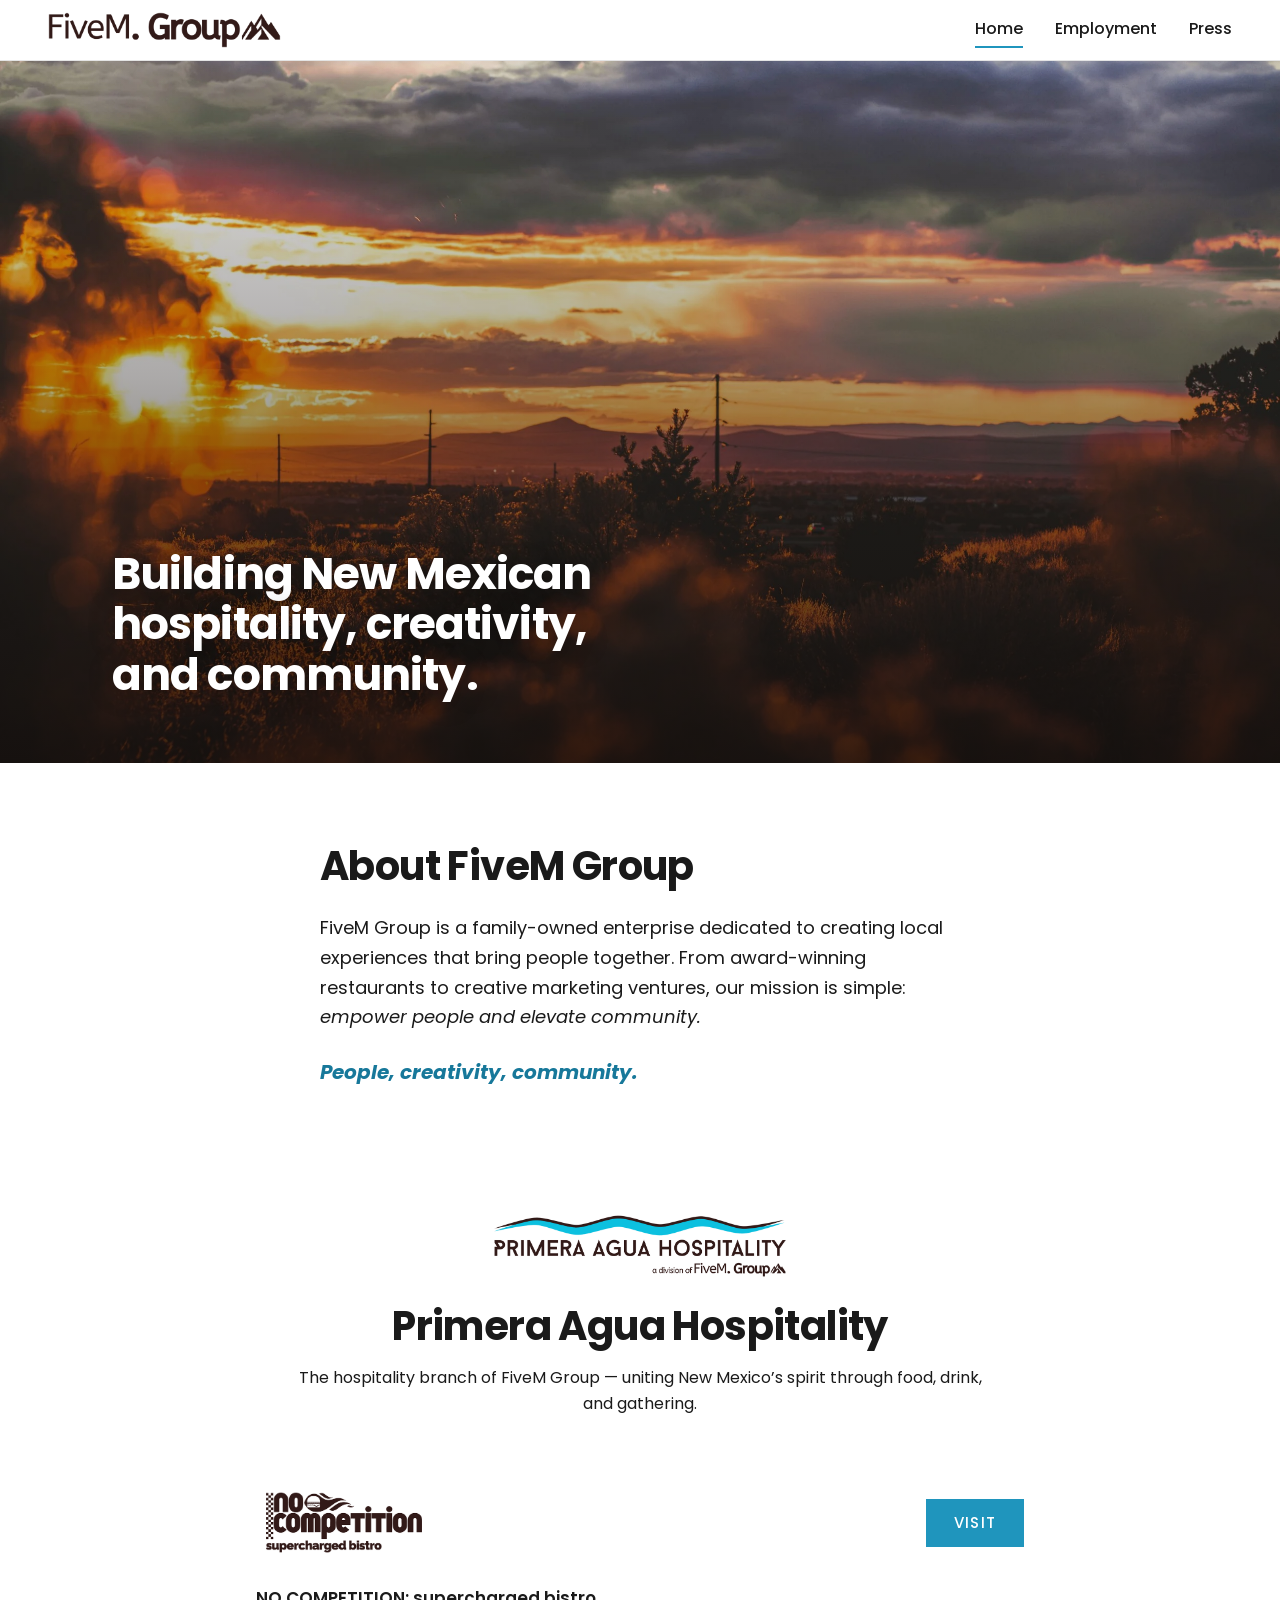
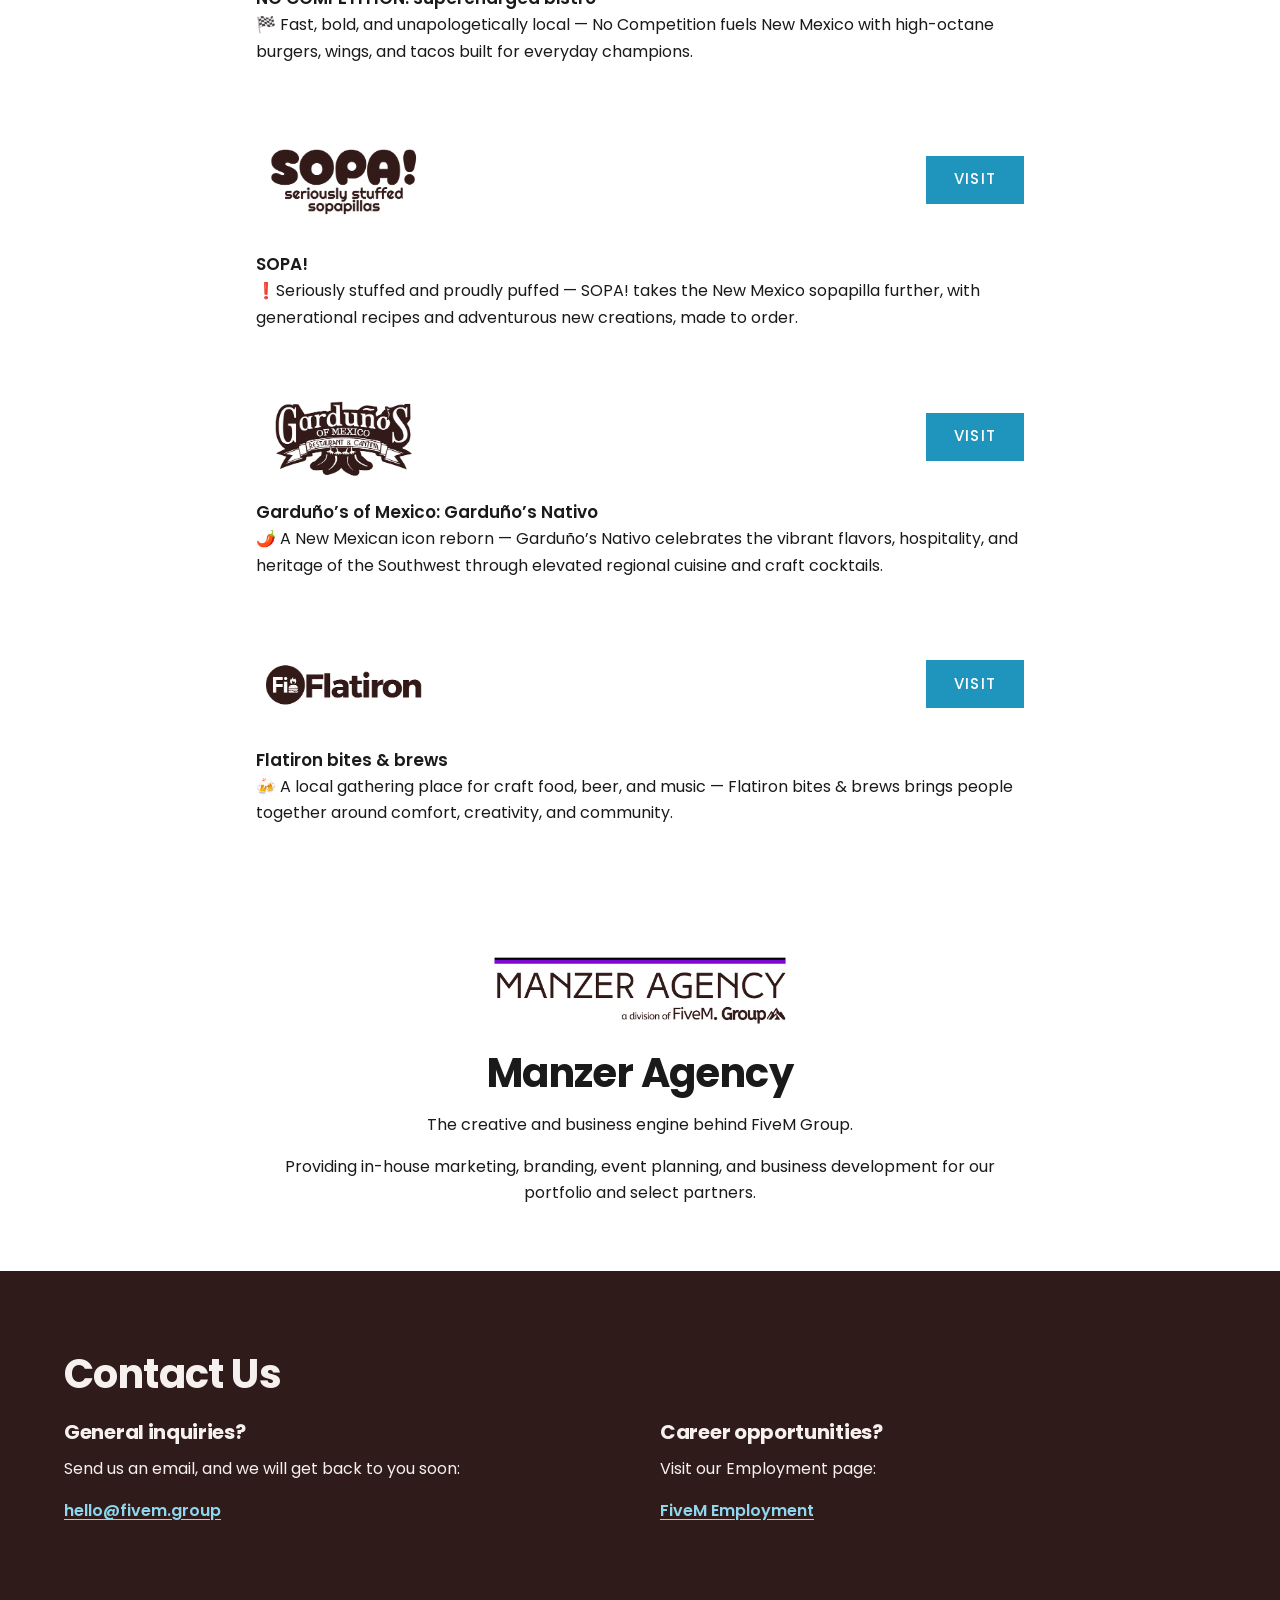
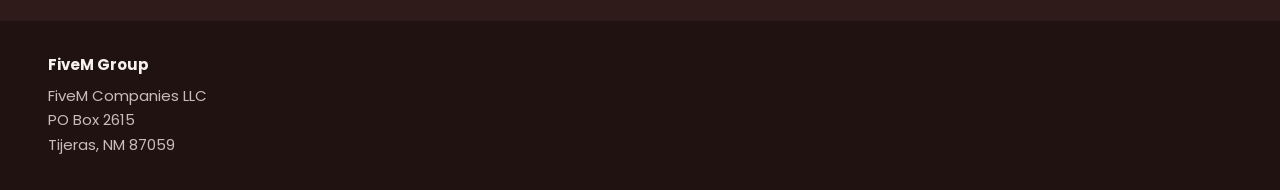
<file: index.html>
<!doctype html>
<html lang="en">
<head>
  <meta charset="utf-8">
  <meta name="viewport" content="width=device-width, initial-scale=1">
  <title>FiveM.Group | Explore Local Experiences – Join Us</title>
  <meta name="description" content="Discover FiveM Group's community-driven hospitality and creative ventures in New Mexico, including restaurants and marketing services promoting local culture.">
  <link rel="canonical" href="https://www.fivem.group/">
  <link rel="icon" type="image/png" href="/assets/favicon.png">

  <meta property="og:type" content="website">
  <meta property="og:site_name" content="FiveM.Group">
  <meta property="og:title" content="FiveM.Group | Explore Local Experiences – Join Us">
  <meta property="og:description" content="Discover FiveM Group's community-driven hospitality and creative ventures in New Mexico, including restaurants and marketing services promoting local culture.">
  <meta property="og:url" content="https://www.fivem.group/">
  <meta property="og:image" content="https://www.fivem.group/assets/fivem-logo.png">
  <meta property="og:image:width" content="1500">
  <meta property="og:image:height" content="500">
  <meta name="twitter:card" content="summary">
  <meta name="twitter:title" content="FiveM.Group | Explore Local Experiences – Join Us">
  <meta name="twitter:description" content="Discover FiveM Group's community-driven hospitality and creative ventures in New Mexico, including restaurants and marketing services promoting local culture.">
  <meta name="twitter:image" content="https://www.fivem.group/assets/fivem-logo.png">

  <link rel="preload" href="/assets/fonts/poppins-latin-400-normal.woff2" as="font" type="font/woff2" crossorigin>
  <link rel="preload" href="/assets/fonts/poppins-latin-700-normal.woff2" as="font" type="font/woff2" crossorigin>
  <link rel="stylesheet" href="/styles.css?v=2">
  <script>document.documentElement.classList.add("js")</script>
  <script src="/assets/nav.js" defer></script>
</head>
<body>
  <a class="skip" href="#main">Skip to content</a>

  <header class="site-header">
    <a class="logo" href="/" aria-label="FiveM.Group home">
      <img src="/assets/fivem-logo-header.png" alt="FiveM.Group" width="1416" height="219">
    </a>
    <button class="nav-toggle" type="button" aria-expanded="false" aria-controls="site-nav">
      <span class="nav-toggle-label">Menu</span>
      <svg viewBox="0 0 24 24" width="22" height="22" aria-hidden="true" focusable="false"><path d="M3 6h18M3 12h18M3 18h18" fill="none" stroke="currentColor" stroke-width="2" stroke-linecap="round"/></svg>
    </button>
    <nav id="site-nav" aria-label="Main">
      <a href="/" aria-current="page">Home</a>
      <a href="/employment">Employment</a>
      <a href="/press/">Press</a>
    </nav>
  </header>

  <main id="main">
    <section class="hero">
      <img src="/assets/hero.webp" alt="" width="2500" height="1667" fetchpriority="high">
      <h1>Building New Mexican hospitality, creativity, and community.</h1>
    </section>

    <section class="about" id="about">
      <h2>About FiveM Group</h2>
      <p>FiveM Group is a family-owned enterprise dedicated to creating local experiences that bring people together. From award-winning restaurants to creative marketing ventures, our mission is simple: <em>empower people and elevate community.</em></p>
      <p class="motto">People, creativity, community.</p>
    </section>

    <section class="division hospitality" id="hospitality">
      <div class="division-head">
        <img class="division-logo" src="/assets/primera-agua-hospitality.png" alt="" width="967" height="214">
        <h2>Primera Agua Hospitality</h2>
        <p>The hospitality branch of FiveM Group — uniting New Mexico’s spirit through food, drink, and gathering.</p>
      </div>

      <div class="brands">
        <article class="brand">
          <div class="brand-top">
            <img class="brand-logo" src="/assets/no-competition.png" alt="No Competition logo" width="500" height="281" loading="lazy">
            <a class="btn" href="https://www.eatnocompetition.com" rel="noopener" aria-label="Visit the No Competition website">Visit</a>
          </div>
          <h3 class="brand-name">NO COMPETITION: supercharged bistro</h3>
          <p>🏁 Fast, bold, and unapologetically local — No Competition fuels New Mexico with high-octane burgers, wings, and tacos built for everyday champions.</p>
        </article>

        <article class="brand">
          <div class="brand-top">
            <img class="brand-logo" src="/assets/sopa.webp" alt="SOPA! logo" width="500" height="333" loading="lazy">
            <a class="btn" href="https://www.grabsopa.com" rel="noopener" aria-label="Visit the SOPA! website">Visit</a>
          </div>
          <h3 class="brand-name">SOPA!</h3>
          <p>❗️Seriously stuffed and proudly puffed — SOPA! takes the New Mexico sopapilla further, with generational recipes and adventurous new creations, made to order.</p>
        </article>

        <article class="brand">
          <div class="brand-top">
            <img class="brand-logo" src="/assets/gardunos-nativo.webp" alt="Garduño’s of Mexico logo" width="500" height="281" loading="lazy">
            <a class="btn" href="https://www.gardunosnativo.com" rel="noopener" aria-label="Visit the Garduño’s Nativo website">Visit</a>
          </div>
          <h3 class="brand-name">Garduño’s of Mexico: Garduño’s Nativo</h3>
          <p>🌶️ A New Mexican icon reborn — Garduño’s Nativo celebrates the vibrant flavors, hospitality, and heritage of the Southwest through elevated regional cuisine and craft cocktails.</p>
        </article>

        <article class="brand">
          <div class="brand-top">
            <img class="brand-logo" src="/assets/flatiron.png" alt="Flatiron logo" width="500" height="281" loading="lazy">
            <a class="btn" href="https://www.eatflatiron.com" rel="noopener" aria-label="Visit the Flatiron bites &amp; brews website">Visit</a>
          </div>
          <h3 class="brand-name">Flatiron bites &amp; brews</h3>
          <p>🍻 A local gathering place for craft food, beer, and music — Flatiron bites &amp; brews brings people together around comfort, creativity, and community.</p>
        </article>
      </div>
    </section>

    <section class="division agency" id="agency">
      <div class="division-head">
        <img class="division-logo" src="/assets/manzer-agency.png" alt="" width="972" height="233" loading="lazy">
        <h2>Manzer Agency</h2>
        <p>The creative and business engine behind FiveM Group.</p>
        <p>Providing in-house marketing, branding, event planning, and business development for our portfolio and select partners.</p>
      </div>
    </section>

    <section class="contact" id="contact">
      <h2>Contact Us</h2>
      <div class="contact-grid">
        <div>
          <h3>General inquiries?</h3>
          <p>Send us an email, and we will get back to you soon:</p>
          <p><a class="text-link" href="mailto:hello@fivem.group">hello@fivem.group</a></p>
        </div>
        <div>
          <h3>Career opportunities?</h3>
          <p>Visit our Employment page:</p>
          <p><a class="text-link" href="/employment">FiveM Employment</a></p>
        </div>
      </div>
    </section>
  </main>

  <footer class="site-footer">
    <p class="footer-name">FiveM Group</p>
    <address>
      FiveM Companies LLC<br>
      PO Box 2615<br>
      Tijeras, NM 87059
    </address>
  </footer>
</body>
</html>
</file>
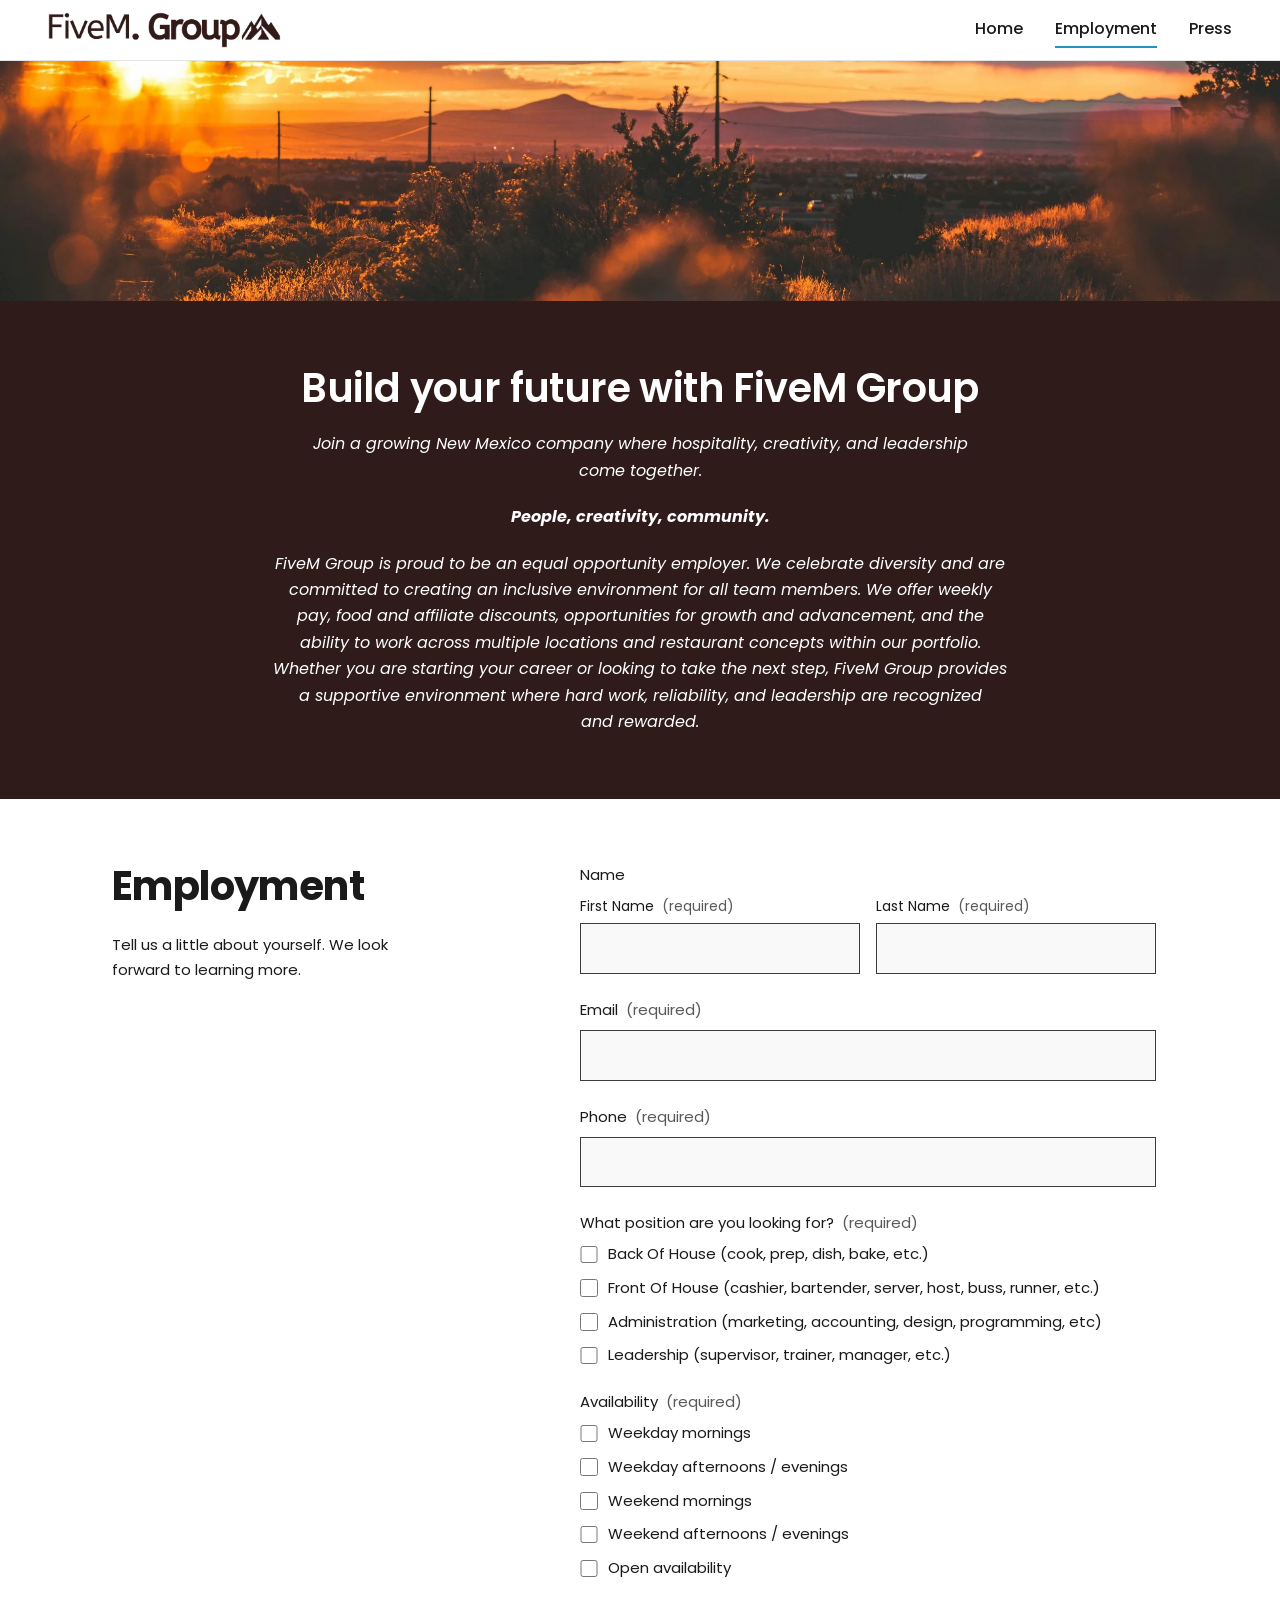
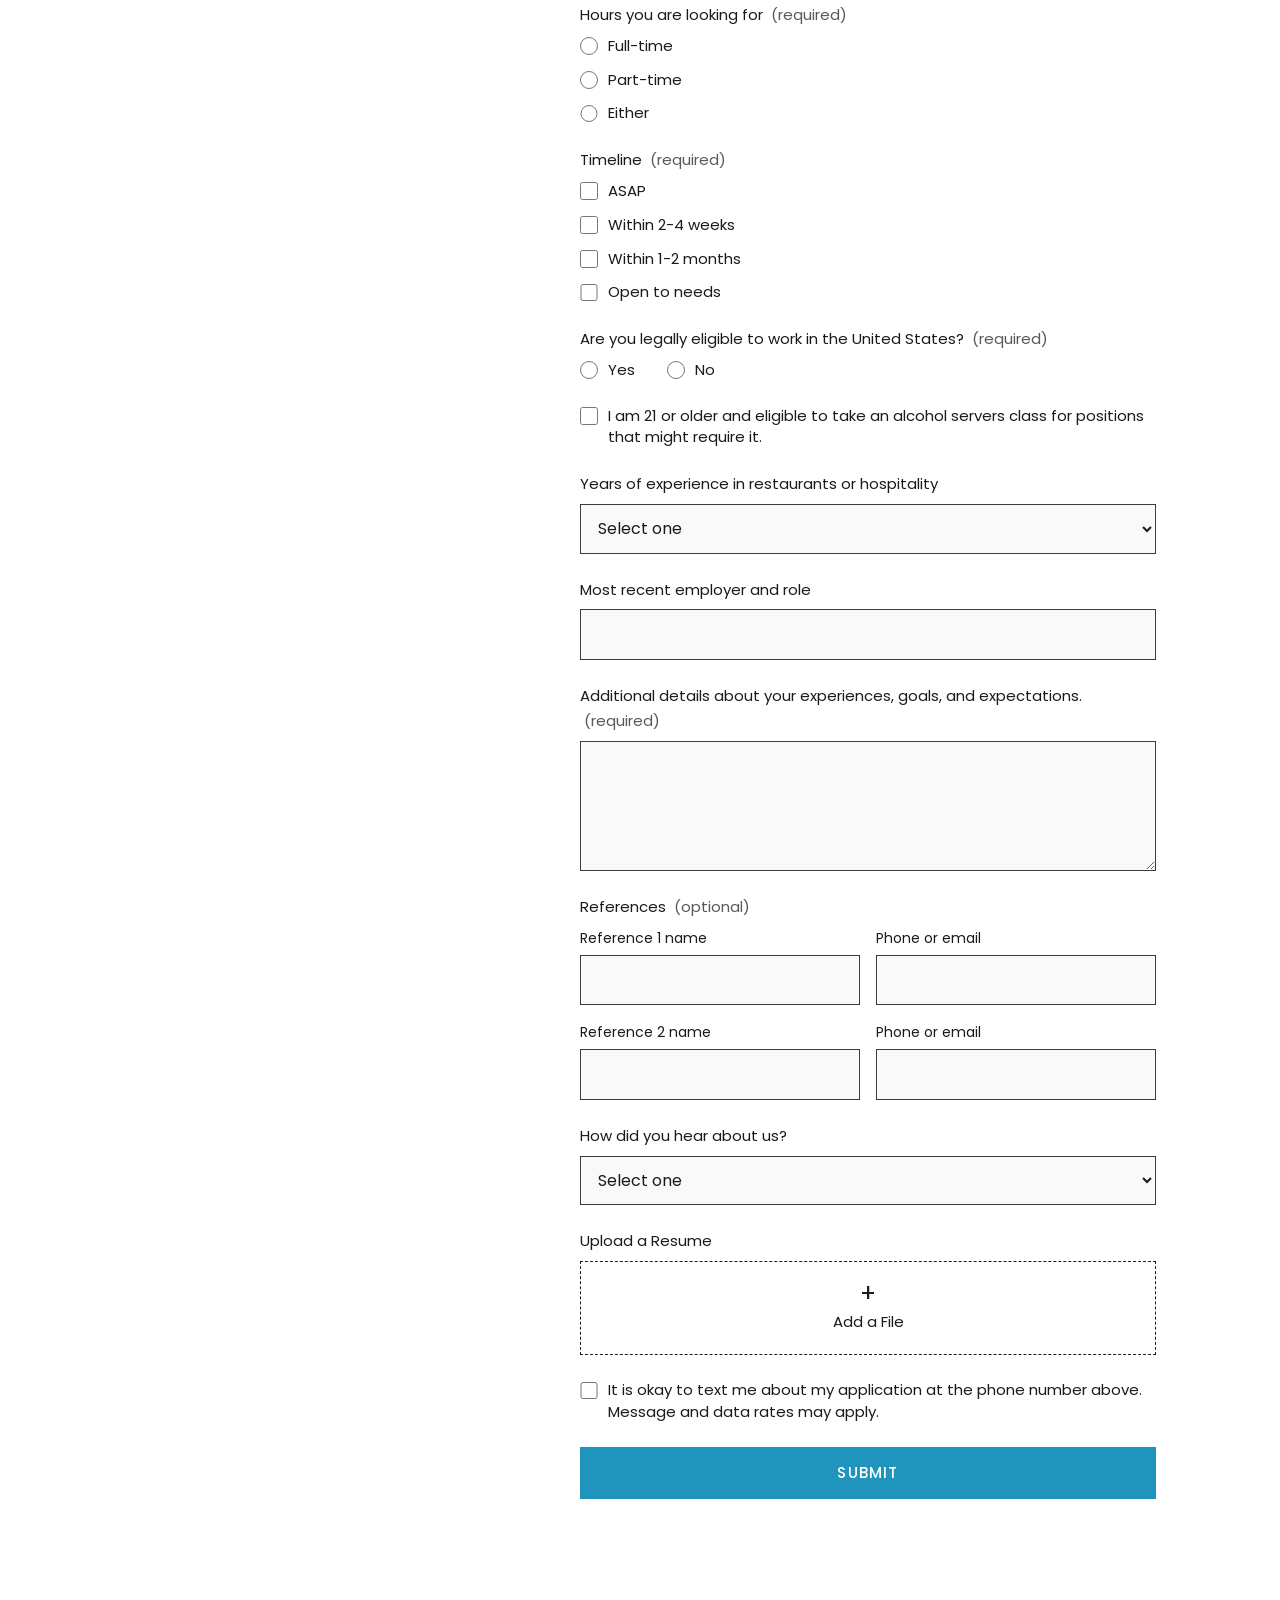
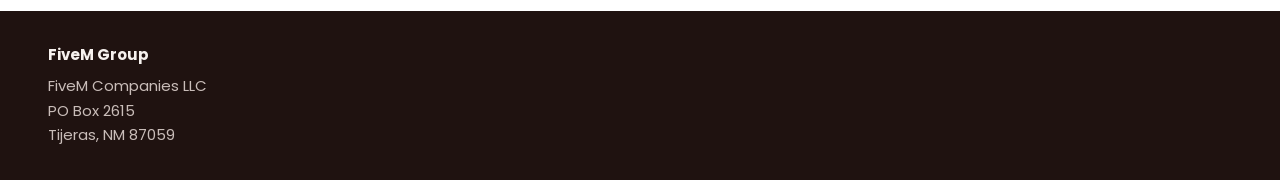
<file: employment/index.html>
<!doctype html>
<html lang="en">
<head>
  <meta charset="utf-8">
  <meta name="viewport" content="width=device-width, initial-scale=1">
  <title>Employment | Explore Careers Today - Join Our Team</title>
  <meta name="description" content="Join a growing New Mexico company where hospitality, creativity, and leadership come together. Apply to work with FiveM Group.">
  <link rel="canonical" href="https://www.fivem.group/employment">
  <link rel="icon" type="image/png" href="/assets/favicon.png">
  <link rel="preload" href="/assets/fonts/poppins-latin-400-normal.woff2" as="font" type="font/woff2" crossorigin>
  <link rel="preload" href="/assets/fonts/poppins-latin-700-normal.woff2" as="font" type="font/woff2" crossorigin>
  <link rel="stylesheet" href="/styles.css?v=2">
  <script src="/assets/apply.js" defer></script>
  <script>document.documentElement.classList.add("js")</script>
  <script src="/assets/nav.js" defer></script>
</head>
<body>
  <a class="skip" href="#main">Skip to content</a>

  <header class="site-header">
    <a class="logo" href="/" aria-label="FiveM.Group home">
      <img src="/assets/fivem-logo-header.png" alt="FiveM.Group" width="1416" height="219">
    </a>
    <button class="nav-toggle" type="button" aria-expanded="false" aria-controls="site-nav">
      <span class="nav-toggle-label">Menu</span>
      <svg viewBox="0 0 24 24" width="22" height="22" aria-hidden="true" focusable="false"><path d="M3 6h18M3 12h18M3 18h18" fill="none" stroke="currentColor" stroke-width="2" stroke-linecap="round"/></svg>
    </button>
    <nav id="site-nav" aria-label="Main">
      <a href="/">Home</a>
      <a href="/employment" aria-current="page">Employment</a>
      <a href="/press/">Press</a>
    </nav>
  </header>

  <main id="main">
    <img class="jobs-photo" src="/assets/hero.webp" alt="" width="2500" height="1667">

    <section class="jobs-intro">
      <h1>Build your future with FiveM Group</h1>
      <p>Join a growing New Mexico company where hospitality, creativity, and leadership come together.</p>
      <p class="motto">People, creativity, community.</p>
      <p>FiveM Group is proud to be an equal opportunity employer. We celebrate diversity and are committed to creating an inclusive environment for all team members. We offer weekly pay, food and affiliate discounts, opportunities for growth and advancement, and the ability to work across multiple locations and restaurant concepts within our portfolio. Whether you are starting your career or looking to take the next step, FiveM Group provides a supportive environment where hard work, reliability, and leadership are recognized and rewarded.</p>
    </section>

    <section class="apply" aria-labelledby="apply-heading">
      <div class="apply-intro">
        <h2 id="apply-heading">Employment</h2>
        <p>Tell us a little about yourself. We look forward to learning more.</p>
      </div>

      <form class="apply-form" method="post" action="/api/apply" enctype="multipart/form-data">
        <fieldset class="field">
          <legend>Name</legend>
          <div class="name-row">
            <div>
              <label class="sub-label" for="first-name">First Name <span class="req">(required)</span></label>
              <input id="first-name" name="firstName" type="text" autocomplete="given-name" required>
            </div>
            <div>
              <label class="sub-label" for="last-name">Last Name <span class="req">(required)</span></label>
              <input id="last-name" name="lastName" type="text" autocomplete="family-name" required>
            </div>
          </div>
        </fieldset>

        <div class="field">
          <label class="label" for="email">Email <span class="req">(required)</span></label>
          <input id="email" name="email" type="email" autocomplete="email" required>
        </div>

        <div class="field">
          <label class="label" for="phone">Phone <span class="req">(required)</span></label>
          <input id="phone" name="phone" type="tel" autocomplete="tel" required>
        </div>

        <fieldset class="field">
          <legend>What position are you looking for? <span class="req">(required)</span></legend>
          <div class="checks">
            <label class="check"><input type="checkbox" name="position" value="Back Of House (cook, prep, dish, bake, etc.)"><span>Back Of House (cook, prep, dish, bake, etc.)</span></label>
            <label class="check"><input type="checkbox" name="position" value="Front Of House (cashier, bartender, server, host, buss, runner, etc.)"><span>Front Of House (cashier, bartender, server, host, buss, runner, etc.)</span></label>
            <label class="check"><input type="checkbox" name="position" value="Administration (marketing, accounting, design, programming, etc)"><span>Administration (marketing, accounting, design, programming, etc)</span></label>
            <label class="check"><input type="checkbox" name="position" value="Leadership (supervisor, trainer, manager, etc.)"><span>Leadership (supervisor, trainer, manager, etc.)</span></label>
          </div>
        </fieldset>

        <fieldset class="field">
          <legend>Availability <span class="req">(required)</span></legend>
          <div class="checks">
            <label class="check"><input type="checkbox" name="availability" value="Weekday mornings"><span>Weekday mornings</span></label>
            <label class="check"><input type="checkbox" name="availability" value="Weekday afternoons / evenings"><span>Weekday afternoons / evenings</span></label>
            <label class="check"><input type="checkbox" name="availability" value="Weekend mornings"><span>Weekend mornings</span></label>
            <label class="check"><input type="checkbox" name="availability" value="Weekend afternoons / evenings"><span>Weekend afternoons / evenings</span></label>
            <label class="check"><input type="checkbox" name="availability" value="Open availability"><span>Open availability</span></label>
          </div>
        </fieldset>

        <fieldset class="field">
          <legend>Hours you are looking for <span class="req">(required)</span></legend>
          <div class="checks">
            <label class="check"><input type="radio" name="hours" value="Full-time" required><span>Full-time</span></label>
            <label class="check"><input type="radio" name="hours" value="Part-time" required><span>Part-time</span></label>
            <label class="check"><input type="radio" name="hours" value="Either" required><span>Either</span></label>
          </div>
        </fieldset>

        <fieldset class="field">
          <legend>Timeline <span class="req">(required)</span></legend>
          <div class="checks">
            <label class="check"><input type="checkbox" name="timeline" value="ASAP"><span>ASAP</span></label>
            <label class="check"><input type="checkbox" name="timeline" value="Within 2-4 weeks"><span>Within 2-4 weeks</span></label>
            <label class="check"><input type="checkbox" name="timeline" value="Within 1-2 months"><span>Within 1-2 months</span></label>
            <label class="check"><input type="checkbox" name="timeline" value="Open to needs"><span>Open to needs</span></label>
          </div>
        </fieldset>

        <fieldset class="field">
          <legend>Are you legally eligible to work in the United States? <span class="req">(required)</span></legend>
          <div class="checks checks-row">
            <label class="check"><input type="radio" name="workEligible" value="Yes" required><span>Yes</span></label>
            <label class="check"><input type="radio" name="workEligible" value="No" required><span>No</span></label>
          </div>
        </fieldset>

        <label class="check">
          <input type="checkbox" name="alcoholEligible" value="Yes">
          <span>I am 21 or older and eligible to take an alcohol servers class for positions that might require it.</span>
        </label>

        <div class="field">
          <label class="label" for="experience">Years of experience in restaurants or hospitality</label>
          <select id="experience" name="experience">
            <option value="">Select one</option>
              <option>No experience yet</option>
              <option>Less than 1 year</option>
              <option>1-2 years</option>
              <option>3-5 years</option>
              <option>More than 5 years</option>
          </select>
        </div>

        <div class="field">
          <label class="label" for="recent-job">Most recent employer and role</label>
          <input id="recent-job" name="recentJob" type="text" autocomplete="organization-title">
        </div>

        <div class="field">
          <label class="label" for="details">Additional details about your experiences, goals, and expectations. <span class="req">(required)</span></label>
          <textarea id="details" name="details" rows="4" required></textarea>
        </div>

        <fieldset class="field">
          <legend>References <span class="opt">(optional)</span></legend>
          <div class="ref-grid">
            <div>
              <label class="sub-label" for="ref1-name">Reference 1 name</label>
              <input id="ref1-name" name="ref1Name" type="text">
            </div>
            <div>
              <label class="sub-label" for="ref1-contact">Phone or email</label>
              <input id="ref1-contact" name="ref1Contact" type="text">
            </div>
            <div>
              <label class="sub-label" for="ref2-name">Reference 2 name</label>
              <input id="ref2-name" name="ref2Name" type="text">
            </div>
            <div>
              <label class="sub-label" for="ref2-contact">Phone or email</label>
              <input id="ref2-contact" name="ref2Contact" type="text">
            </div>
          </div>
        </fieldset>

        <div class="field">
          <label class="label" for="heard">How did you hear about us?</label>
          <select id="heard" name="heard">
            <option value="">Select one</option>
              <option>Referral from a team member or friend</option>
              <option>Indeed or another job board</option>
              <option>Social media</option>
              <option>Walked in / saw a sign</option>
              <option>Other</option>
          </select>
        </div>

        <div class="field">
          <span class="label" id="resume-label">Upload a Resume</span>
          <label class="upload">
            <input type="file" name="resume" accept=".pdf,.doc,.docx,.rtf,.txt" aria-labelledby="resume-label">
            <span class="plus" aria-hidden="true">+</span>
            <span class="upload-name">Add a File</span>
          </label>
        </div>

        <label class="check sms">
          <input type="checkbox" name="smsConsent" value="Yes">
          <span>It is okay to text me about my application at the phone number above. Message and data rates may apply.</span>
        </label>

        <div class="hp" aria-hidden="true">
          <label>Leave this field empty <input type="text" name="company_website" tabindex="-1" autocomplete="off"></label>
        </div>

        <button class="btn" type="submit">Submit</button>
        <p class="form-status" role="status" aria-live="polite"></p>
      </form>
    </section>
  </main>

  <footer class="site-footer">
    <p class="footer-name">FiveM Group</p>
    <address>
      FiveM Companies LLC<br>
      PO Box 2615<br>
      Tijeras, NM 87059
    </address>
  </footer>
</body>
</html>
</file>
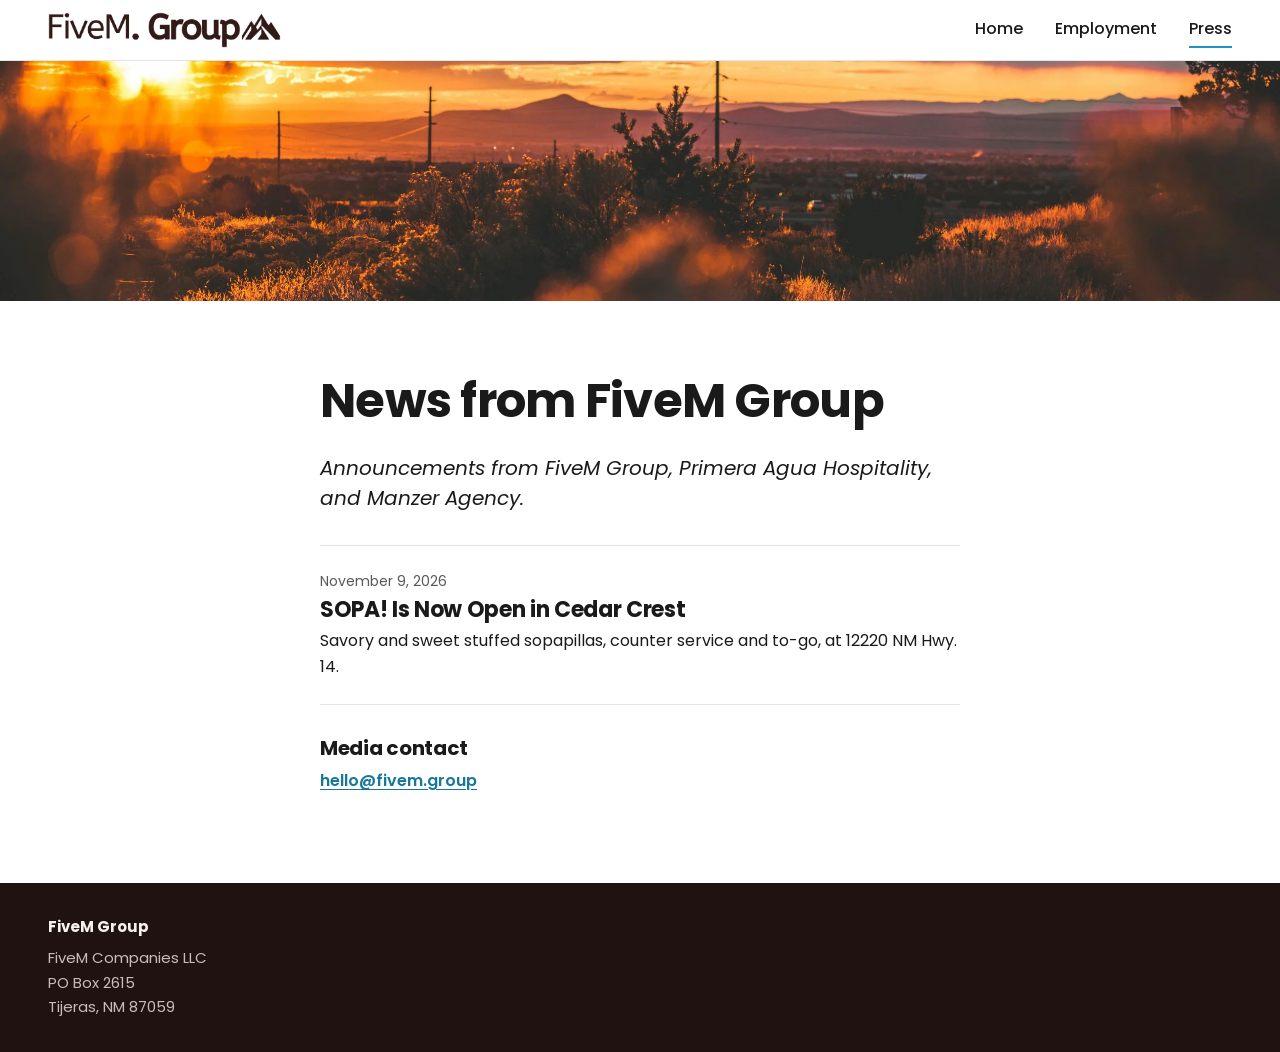
<file: press/index.html>
<!doctype html>
<html lang="en">
<head>
  <meta charset="utf-8">
  <meta name="viewport" content="width=device-width, initial-scale=1">
  <title>Press | FiveM.Group</title>
  <meta name="description" content="News and announcements from FiveM Group and Primera Agua Hospitality.">
  <link rel="canonical" href="https://www.fivem.group/press/">
  <link rel="icon" type="image/png" href="/assets/favicon.png">
  <link rel="preload" href="/assets/fonts/poppins-latin-400-normal.woff2" as="font" type="font/woff2" crossorigin>
  <link rel="preload" href="/assets/fonts/poppins-latin-700-normal.woff2" as="font" type="font/woff2" crossorigin>
  <link rel="stylesheet" href="/styles.css?v=2">
  <script>document.documentElement.classList.add("js")</script>
  <script src="/assets/nav.js" defer></script>
</head>
<body>
  <a class="skip" href="#main">Skip to content</a>

  <header class="site-header">
    <a class="logo" href="/" aria-label="FiveM.Group home">
      <img src="/assets/fivem-logo-header.png" alt="FiveM.Group" width="1416" height="219">
    </a>
    <button class="nav-toggle" type="button" aria-expanded="false" aria-controls="site-nav">
      <span class="nav-toggle-label">Menu</span>
      <svg viewBox="0 0 24 24" width="22" height="22" aria-hidden="true" focusable="false"><path d="M3 6h18M3 12h18M3 18h18" fill="none" stroke="currentColor" stroke-width="2" stroke-linecap="round"/></svg>
    </button>
    <nav id="site-nav" aria-label="Main">
      <a href="/">Home</a>
      <a href="/employment">Employment</a>
      <a href="/press/" aria-current="page">Press</a>
    </nav>
  </header>

  <main id="main">
    <img class="jobs-photo" src="/assets/hero.webp" alt="" width="2500" height="1667">

    <div class="press">
    <h1>News from FiveM Group</h1>
    <p class="press-sub">Announcements from FiveM Group, Primera Agua Hospitality, and Manzer Agency.</p>

    <!-- Newest first. Copy one <li> per release. -->
    <ul class="press-list">
      <li>
        <time datetime="2026-11-09">November 9, 2026</time>
        <h2><a href="/press/2026-11-sopa-now-open/">SOPA! Is Now Open in Cedar Crest</a></h2>
        <p>Savory and sweet stuffed sopapillas, counter service and to-go, at 12220 NM Hwy. 14.</p>
      </li>
    </ul>

    <section class="press-section">
      <h2>Media contact</h2>
      <p><a class="text-link" href="mailto:hello@fivem.group">hello@fivem.group</a></p>
    </section>
    </div>
  </main>

  <footer class="site-footer">
    <p class="footer-name">FiveM Group</p>
    <address>
      FiveM Companies LLC<br>
      PO Box 2615<br>
      Tijeras, NM 87059
    </address>
  </footer>
</body>
</html>
</file>
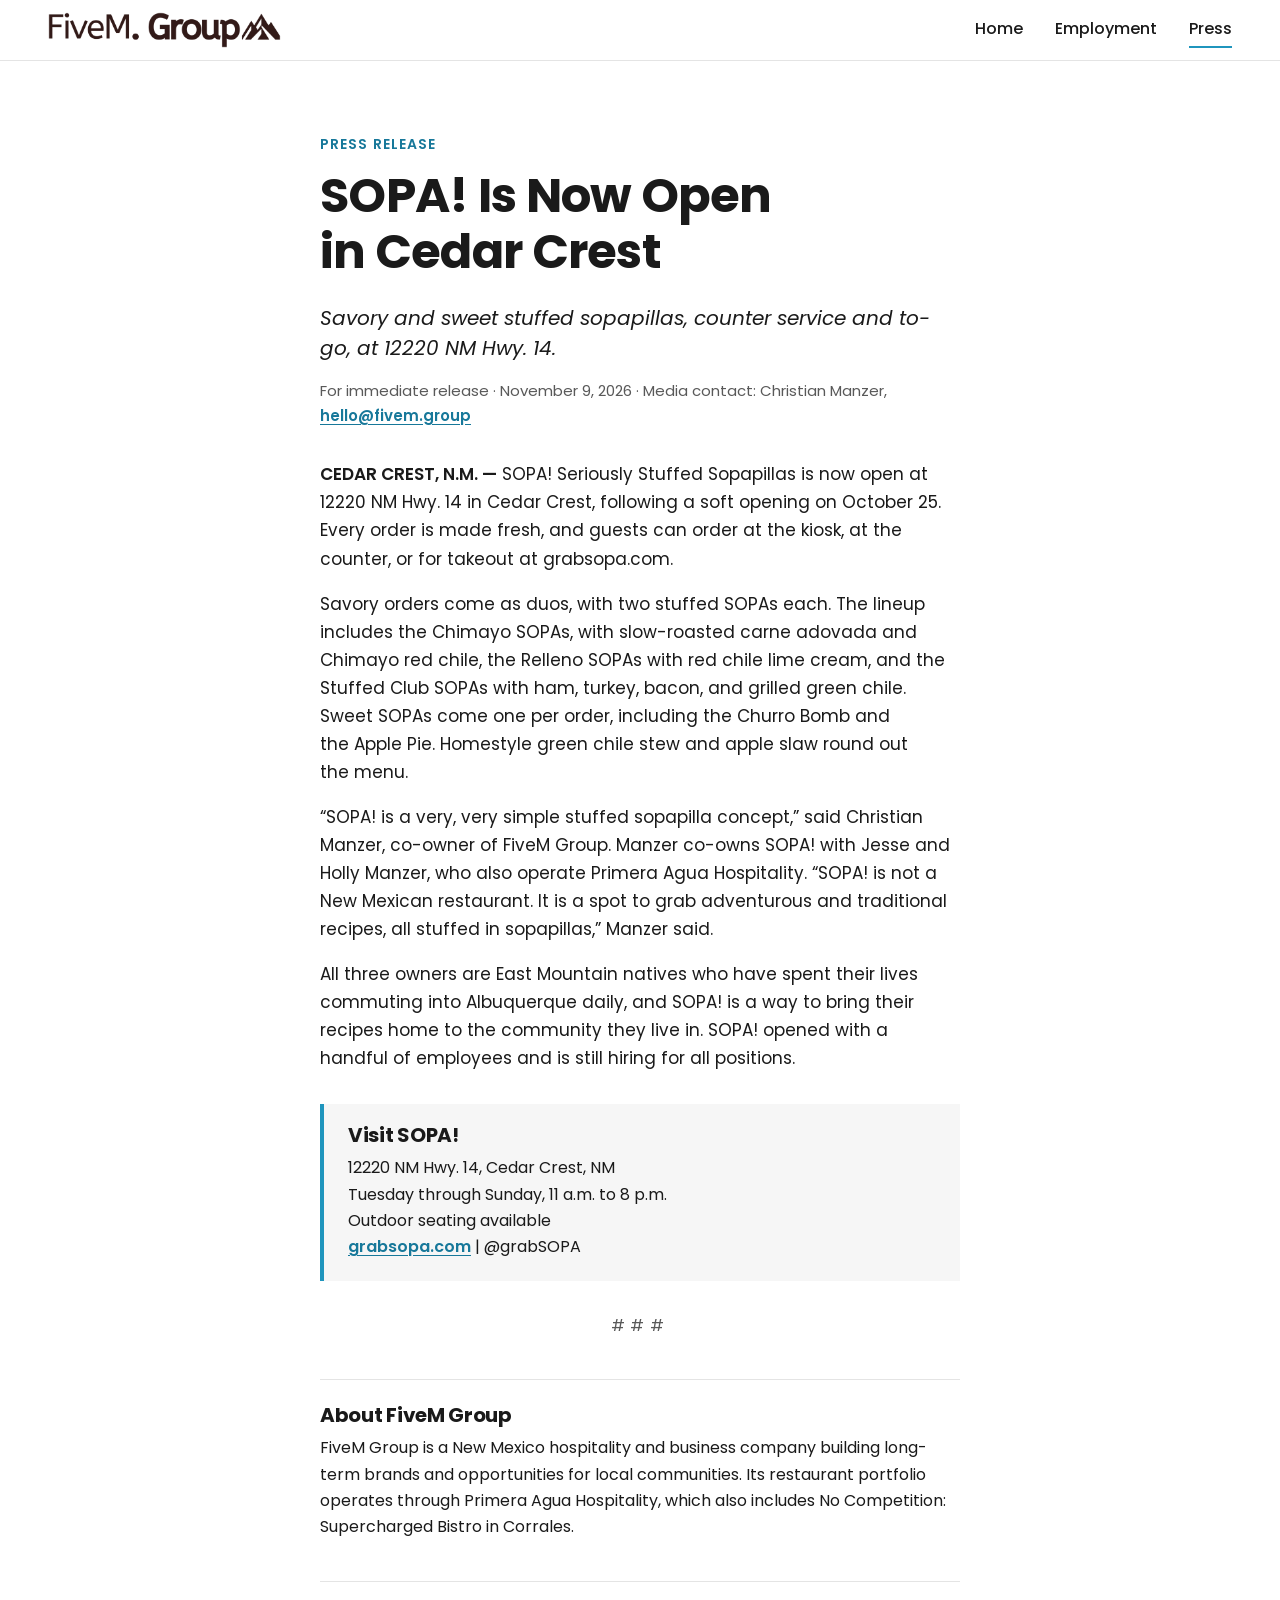
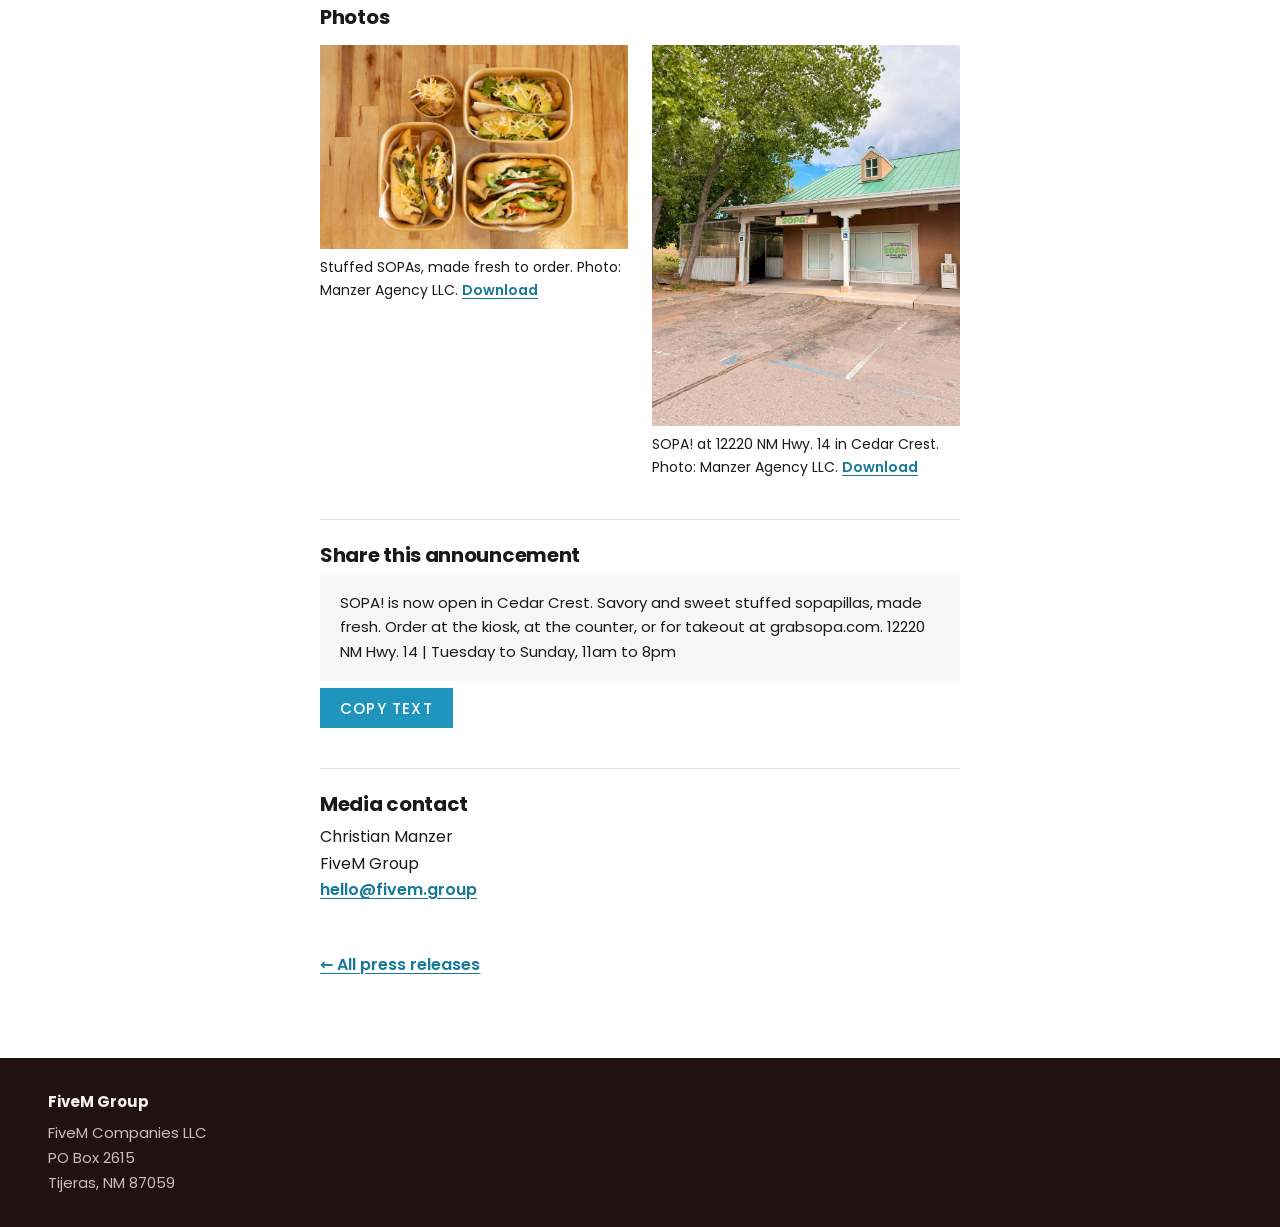
<file: press/2026-11-sopa-now-open/index.html>
<!doctype html>
<html lang="en">
<head>
  <meta charset="utf-8">
  <meta name="viewport" content="width=device-width, initial-scale=1">
  <title>SOPA! Is Now Open in Cedar Crest | FiveM.Group Press</title>
  <meta name="description" content="SOPA! Seriously Stuffed Sopapillas is now open at 12220 NM Hwy. 14 in Cedar Crest. Savory and sweet stuffed sopapillas, counter service and to-go.">
  <link rel="canonical" href="https://www.fivem.group/press/2026-11-sopa-now-open/">
  <link rel="icon" type="image/png" href="/assets/favicon.png">

  <meta property="og:type" content="article">
  <meta property="og:site_name" content="FiveM.Group">
  <meta property="og:title" content="SOPA! Is Now Open in Cedar Crest">
  <meta property="og:description" content="SOPA! Seriously Stuffed Sopapillas is now open at 12220 NM Hwy. 14 in Cedar Crest. Savory and sweet stuffed sopapillas, counter service and to-go.">
  <meta property="og:url" content="https://www.fivem.group/press/2026-11-sopa-now-open/">
  <meta property="og:image" content="https://www.fivem.group/press/2026-11-sopa-now-open/sopa-stuffed-sopapillas.jpg">
  <meta property="og:image:width" content="1400">
  <meta property="og:image:height" content="930">
  <meta property="og:image:alt" content="Takeout boxes of stuffed sopapillas with a small cup of stew on a wooden counter">
  <meta property="article:published_time" content="2026-11-09">
  <meta name="twitter:card" content="summary_large_image">
  <meta name="twitter:title" content="SOPA! Is Now Open in Cedar Crest">
  <meta name="twitter:description" content="SOPA! Seriously Stuffed Sopapillas is now open at 12220 NM Hwy. 14 in Cedar Crest. Savory and sweet stuffed sopapillas, counter service and to-go.">
  <meta name="twitter:image" content="https://www.fivem.group/press/2026-11-sopa-now-open/sopa-stuffed-sopapillas.jpg">

  <script type="application/ld+json">
  {
    "@context": "https://schema.org",
    "@type": "NewsArticle",
    "headline": "SOPA! Is Now Open in Cedar Crest",
    "datePublished": "2026-11-09",
    "description": "SOPA! Seriously Stuffed Sopapillas is now open at 12220 NM Hwy. 14 in Cedar Crest. Savory and sweet stuffed sopapillas, counter service and to-go.",
    "image": "https://www.fivem.group/press/2026-11-sopa-now-open/sopa-stuffed-sopapillas.jpg",
    "mainEntityOfPage": "https://www.fivem.group/press/2026-11-sopa-now-open/",
    "author": { "@type": "Organization", "name": "FiveM Group" },
    "publisher": { "@type": "Organization", "name": "FiveM Group", "url": "https://www.fivem.group/" }
  }
  </script>

  <link rel="preload" href="/assets/fonts/poppins-latin-400-normal.woff2" as="font" type="font/woff2" crossorigin>
  <link rel="preload" href="/assets/fonts/poppins-latin-700-normal.woff2" as="font" type="font/woff2" crossorigin>
  <link rel="stylesheet" href="/styles.css?v=2">
  <script>document.documentElement.classList.add("js")</script>
  <script src="/assets/nav.js" defer></script>
</head>
<body>
  <a class="skip" href="#main">Skip to content</a>

  <header class="site-header">
    <a class="logo" href="/" aria-label="FiveM.Group home">
      <img src="/assets/fivem-logo-header.png" alt="FiveM.Group" width="1416" height="219">
    </a>
    <button class="nav-toggle" type="button" aria-expanded="false" aria-controls="site-nav">
      <span class="nav-toggle-label">Menu</span>
      <svg viewBox="0 0 24 24" width="22" height="22" aria-hidden="true" focusable="false"><path d="M3 6h18M3 12h18M3 18h18" fill="none" stroke="currentColor" stroke-width="2" stroke-linecap="round"/></svg>
    </button>
    <nav id="site-nav" aria-label="Main">
      <a href="/">Home</a>
      <a href="/employment">Employment</a>
      <a href="/press/" aria-current="page">Press</a>
    </nav>
  </header>

  <main id="main" class="press">
    <article>
      <p class="press-kicker">Press release</p>
      <h1>SOPA! Is Now Open in Cedar Crest</h1>
      <p class="press-sub">Savory and sweet stuffed sopapillas, counter service and to-go, at 12220 NM Hwy. 14.</p>
      <p class="press-meta">For immediate release &middot; <time datetime="2026-11-09">November 9, 2026</time> &middot; Media contact: Christian Manzer, <a class="text-link" href="mailto:hello@fivem.group">hello@fivem.group</a></p>

      <div class="press-body">
        <p><span class="dateline">CEDAR CREST, N.M. &mdash;</span> SOPA! Seriously Stuffed Sopapillas is now open at 12220 NM Hwy. 14 in Cedar Crest, following a soft opening on October 25. Every order is made fresh, and guests can order at the kiosk, at the counter, or for takeout at grabsopa.com.</p>
        <p>Savory orders come as duos, with two stuffed SOPAs each. The lineup includes the Chimayo SOPAs, with slow-roasted carne adovada and Chimayo red chile, the Relleno SOPAs with red chile lime cream, and the Stuffed Club SOPAs with ham, turkey, bacon, and grilled green chile. Sweet SOPAs come one per order, including the Churro Bomb and the Apple Pie. Homestyle green chile stew and apple slaw round out the menu.</p>
        <p>&ldquo;SOPA! is a very, very simple stuffed sopapilla concept,&rdquo; said Christian Manzer, co-owner of FiveM Group. Manzer co-owns SOPA! with Jesse and Holly Manzer, who also operate Primera Agua Hospitality. &ldquo;SOPA! is not a New Mexican restaurant. It is a spot to grab adventurous and traditional recipes, all stuffed in sopapillas,&rdquo; Manzer said.</p>
        <p>All three owners are East Mountain natives who have spent their lives commuting into Albuquerque daily, and SOPA! is a way to bring their recipes home to the community they live in. SOPA! opened with a handful of employees and is still hiring for all positions.</p>
        <section class="press-visit">
          <h2>Visit SOPA!</h2>
          <p>12220 NM Hwy. 14, Cedar Crest, NM<br>
          Tuesday through Sunday, 11 a.m. to 8 p.m.<br>
          Outdoor seating available<br>
          <a class="text-link" href="https://www.grabsopa.com" rel="noopener">grabsopa.com</a> | @grabSOPA</p>
        </section>
      </div>

      <p class="press-end" aria-hidden="true">###</p>

      <section class="press-section">
        <h2>About FiveM Group</h2>
        <p>FiveM Group is a New Mexico hospitality and business company building long-term brands and opportunities for local communities. Its restaurant portfolio operates through Primera Agua Hospitality, which also includes No Competition: Supercharged Bistro in Corrales.</p>
      </section>

      <section class="press-section">
        <h2>Photos</h2>
        <div class="press-photos">
          <figure>
            <img src="sopa-stuffed-sopapillas.jpg" alt="Takeout boxes of stuffed sopapillas with a small cup of stew on a wooden counter" loading="lazy">
            <figcaption>Stuffed SOPAs, made fresh to order. Photo: Manzer Agency LLC. <a class="text-link" href="sopa-stuffed-sopapillas-full.jpg" download>Download</a></figcaption>
          </figure>
          <figure>
            <img src="sopa-cedar-crest-storefront.jpg" alt="The SOPA! storefront in Cedar Crest, with a green metal roof and the SOPA! sign over the entrance" loading="lazy">
            <figcaption>SOPA! at 12220 NM Hwy. 14 in Cedar Crest. Photo: Manzer Agency LLC. <a class="text-link" href="sopa-cedar-crest-storefront-full.jpg" download>Download</a></figcaption>
          </figure>
        </div>
      </section>

      <section class="press-section">
        <h2>Share this announcement</h2>
        <p class="press-share" id="share-text">SOPA! is now open in Cedar Crest. Savory and sweet stuffed sopapillas, made fresh. Order at the kiosk, at the counter, or for takeout at grabsopa.com. 12220 NM Hwy. 14 | Tuesday to Sunday, 11am to 8pm</p>
        <button class="btn press-copy" type="button" data-copy="share-text">Copy text</button>
      </section>

      <section class="press-section">
        <h2>Media contact</h2>
        <p>Christian Manzer<br>FiveM Group<br><a class="text-link" href="mailto:hello@fivem.group">hello@fivem.group</a></p>
              </section>
    </article>

    <a class="text-link press-back" href="/press/">&larr; All press releases</a>
  </main>

  <footer class="site-footer">
    <p class="footer-name">FiveM Group</p>
    <address>
      FiveM Companies LLC<br>
      PO Box 2615<br>
      Tijeras, NM 87059
    </address>
  </footer>
  <script>
    document.querySelectorAll("[data-copy]").forEach(function (btn) {
      btn.addEventListener("click", function () {
        var text = document.getElementById(btn.dataset.copy).textContent.trim();
        var done = function () { btn.textContent = "Copied"; setTimeout(function () { btn.textContent = "Copy text"; }, 2000); };
        if (navigator.clipboard) { navigator.clipboard.writeText(text).then(done, function () {}); }
      });
    });
  </script>
</body>
</html>
</file>
<file: styles.css>
/* Poppins (SIL Open Font License), self-hosted */
@font-face { font-family: "Poppins"; font-style: normal; font-weight: 400; font-display: swap; src: url("/assets/fonts/poppins-latin-400-normal.woff2") format("woff2"); }
@font-face { font-family: "Poppins"; font-style: italic; font-weight: 400; font-display: swap; src: url("/assets/fonts/poppins-latin-400-italic.woff2") format("woff2"); }
@font-face { font-family: "Poppins"; font-style: normal; font-weight: 500; font-display: swap; src: url("/assets/fonts/poppins-latin-500-normal.woff2") format("woff2"); }
@font-face { font-family: "Poppins"; font-style: normal; font-weight: 600; font-display: swap; src: url("/assets/fonts/poppins-latin-600-normal.woff2") format("woff2"); }
@font-face { font-family: "Poppins"; font-style: normal; font-weight: 700; font-display: swap; src: url("/assets/fonts/poppins-latin-700-normal.woff2") format("woff2"); }
@font-face { font-family: "Poppins"; font-style: italic; font-weight: 700; font-display: swap; src: url("/assets/fonts/poppins-latin-700-italic.woff2") format("woff2"); }

:root {
  --ink: #1a1a1a;
  --brown: #2f1c1a;
  --brown-deep: #1f1210;
  --cyan: #1f95bd;
  --cyan-dark: #17789a;
  --cyan-light: #8fd6ee;
  --line: #e4e4e4;
  --sans: "Poppins", system-ui, -apple-system, "Segoe UI", Roboto, "Helvetica Neue", Arial, sans-serif;
  --gutter: clamp(1.25rem, 5vw, 3rem);
  --measure: 40rem;
  --wide: 72rem;
  --division: 48rem;
}

*, *::before, *::after { box-sizing: border-box; }

html { -webkit-text-size-adjust: 100%; }

body {
  margin: 0;
  background: #fff;
  color: var(--ink);
  font-family: var(--sans);
  font-size: 1rem;
  line-height: 1.65;
}

img { display: block; max-width: 100%; height: auto; }

h1, h2, h3 {
  font-family: var(--sans);
  font-weight: 700;
  line-height: 1.15;
  margin: 0 0 0.6em;
  letter-spacing: -0.015em;
}
h2 { font-size: clamp(1.75rem, 4.5vw, 2.5rem); }
h3 { font-size: 1.25rem; }
p { margin: 0 0 1em; }

a { color: inherit; }
:focus-visible { outline: 3px solid var(--cyan-dark); outline-offset: 3px; }

.skip {
  position: absolute;
  left: -999px;
  top: 0;
  background: var(--ink);
  color: #fff;
  padding: 0.6rem 1rem;
  z-index: 10;
}
.skip:focus { left: 0; }

/* Header */
.site-header {
  display: flex;
  align-items: center;
  justify-content: space-between;
  gap: 1rem;
  padding: 0.75rem var(--gutter);
  background: #fff;
  border-bottom: 1px solid var(--line);
}
.logo { flex: 0 0 auto; display: block; }
.logo img { display: block; height: clamp(1.6rem, 4vw, 2.25rem); width: auto; max-width: none; }
.site-header nav { display: flex; gap: clamp(1rem, 3vw, 2rem); }
.site-header nav a {
  text-decoration: none;
  font-weight: 500;
  padding: 0.25rem 0;
  border-bottom: 2px solid transparent;
}
.site-header nav a:hover,
.site-header nav a[aria-current="page"] { border-bottom-color: var(--cyan); }
@media (max-width: 36rem) {
  .site-header { flex-wrap: wrap; row-gap: 0.4rem; }
  .site-header nav { flex: 1 1 100%; justify-content: space-between; gap: 0.75rem; }
}

/* Mobile menu button (shown only on small screens, only when JavaScript is running) */
.nav-toggle {
  display: none;
  align-items: center;
  gap: 0.5rem;
  min-height: 2.75rem;
  padding: 0 0.25rem 0 0.75rem;
  border: 0;
  background: none;
  color: var(--ink);
  font: inherit;
  font-weight: 500;
  cursor: pointer;
}
.nav-toggle:focus-visible { outline: 2px solid var(--cyan); outline-offset: 2px; }
@media (max-width: 36rem) {
  .js .site-header { position: relative; z-index: 30; flex-wrap: nowrap; }
  .js .nav-toggle { display: inline-flex; }
  .js .site-header nav {
    display: none;
    position: absolute;
    top: 100%;
    left: 0;
    right: 0;
    flex-direction: column;
    gap: 0;
    padding: 0.25rem var(--gutter) 0.5rem;
    background: #fff;
    border-bottom: 1px solid var(--line);
    box-shadow: 0 12px 24px rgba(0, 0, 0, 0.12);
  }
  .js .site-header nav.open { display: flex; }
  .js .site-header nav a {
    padding: 0.9rem 0;
    border-bottom: 1px solid var(--line);
    font-size: 1.0625rem;
  }
  .js .site-header nav a:last-child { border-bottom: 0; }
  .js .site-header nav a[aria-current="page"] { color: var(--cyan-dark); font-weight: 600; border-bottom-color: var(--line); }
  .js .site-header nav a[aria-current="page"]:last-child { border-bottom: 0; }
}

/* Hero */
.hero {
  position: relative;
  min-height: clamp(26rem, 78vh, 46rem);
  display: grid;
  align-items: end;
  color: #fff;
  background: var(--brown-deep);
  overflow: hidden;
}
.hero img {
  position: absolute;
  inset: 0;
  width: 100%;
  height: 100%;
  object-fit: cover;
}
.hero::after {
  content: "";
  position: absolute;
  inset: 0;
  background: linear-gradient(to top, rgba(18, 12, 10, 0.82) 0%, rgba(18, 12, 10, 0.35) 55%, rgba(18, 12, 10, 0.1) 100%);
}
.hero h1 {
  position: relative;
  z-index: 1;
  max-width: 26ch;
  margin: 0;
  padding: 0 var(--gutter) clamp(2rem, 7vh, 4rem);
  font-size: clamp(1.75rem, 3.6vw, 2.75rem);
  letter-spacing: -0.02em;
  text-wrap: balance;
  text-shadow: 0 2px 24px rgba(0, 0, 0, 0.35);
}
@media (min-width: 72rem) {
  .hero h1 { padding-left: calc((100vw - var(--wide)) / 2 + var(--gutter)); }
}

/* About */
.about {
  max-width: calc(var(--measure) + 2 * var(--gutter));
  margin: 0 auto;
  padding: clamp(3rem, 8vw, 5rem) var(--gutter) clamp(1.5rem, 4vw, 2.5rem);
}
.about p { font-size: 1.125rem; }
.about .motto {
  font-weight: 700;
  font-style: italic;
  font-size: 1.25rem;
  color: var(--cyan-dark);
  margin-top: 1.5rem;
}

/* Division sections: Primera Agua Hospitality and Manzer Agency */
.division {
  max-width: calc(var(--division) + 2 * var(--gutter));
  margin: 0 auto;
  padding: clamp(2.5rem, 6vw, 4rem) var(--gutter);
}
.division-head { text-align: center; }
.division-logo {
  width: min(100%, 18.5rem);
  height: auto;
  margin: 0 auto 1.5rem;
}
.division-head h2 { margin-bottom: 1rem; }
.division-head p { margin-left: auto; margin-right: auto; text-wrap: pretty; }
.division-head p:last-child { margin-bottom: 0; }

/* Restaurants: small logo with the button beside it, text underneath */
.brands { margin-top: clamp(2.5rem, 6vw, 3.5rem); }
.brand + .brand { margin-top: clamp(2.5rem, 6vw, 3.5rem); }
.brand-top {
  display: flex;
  align-items: center;
  justify-content: space-between;
  gap: 1rem;
  margin-bottom: 0.75rem;
}
.brand-logo { width: 11rem; height: auto; }
.brand-name {
  font-size: 1.0625rem;
  font-weight: 600;
  letter-spacing: 0;
  line-height: 1.65;
  margin: 0;
}
.brand p { margin: 0; text-wrap: pretty; }

/* Buttons and links */
.btn {
  display: inline-flex;
  align-items: center;
  justify-content: center;
  min-height: 3rem;
  padding: 0 1.75rem;
  background: var(--cyan);
  color: #fff;
  text-decoration: none;
  text-transform: uppercase;
  letter-spacing: 0.08em;
  font-size: 0.9375rem;
  font-weight: 500;
  transition: background-color 0.15s ease;
}
.btn:hover { background: var(--cyan-dark); }
.text-link {
  color: var(--cyan-dark);
  font-weight: 600;
  text-underline-offset: 0.2em;
}
.text-link:hover { color: var(--brown); }

/* Contact */
.contact {
  background: var(--brown);
  color: #f6f1ee;
  padding: clamp(3rem, 8vw, 5rem) var(--gutter);
}
.contact > * { max-width: var(--wide); margin-left: auto; margin-right: auto; }
.contact-grid {
  display: grid;
  gap: 2.5rem;
}
.contact h3 { font-size: 1.25rem; }
.contact .text-link { color: var(--cyan-light); }
.contact .text-link:hover { color: #fff; }
@media (min-width: 48rem) {
  .contact-grid { grid-template-columns: 1fr 1fr; }
}

/* Footer */
.site-footer {
  padding: 2rem var(--gutter);
  background: var(--brown-deep);
  color: #c9bdb9;
  font-size: 0.9375rem;
}
.site-footer .footer-name {
  font-weight: 700;
  color: #f6f1ee;
  margin: 0 0 0.4rem;
}
.site-footer address { font-style: normal; }

/* Simple inner pages */
.page-intro {
  max-width: calc(var(--measure) + 2 * var(--gutter));
  margin: 0 auto;
  padding: clamp(3rem, 8vw, 6rem) var(--gutter);
  min-height: 50vh;
}
.page-intro h1 { font-size: clamp(2.25rem, 6vw, 3.5rem); }
.page-intro p { font-size: 1.125rem; }

/* Employment page */
.jobs-photo {
  width: 100%;
  height: clamp(9rem, 22vw, 15rem);
  object-fit: cover;
  object-position: center 65%;
  background: var(--brown-deep);
}
.jobs-intro {
  background: var(--brown);
  color: #fff;
  text-align: center;
  padding: clamp(2.5rem, 6vw, 4rem) var(--gutter);
}
.jobs-intro > * { max-width: 46rem; margin-left: auto; margin-right: auto; }
.jobs-intro h1 {
  font-size: clamp(1.75rem, 4vw, 2.5rem);
  font-weight: 600;
  margin-bottom: 1.25rem;
}
.jobs-intro p { font-style: italic; margin-bottom: 1.25rem; text-wrap: pretty; }
.jobs-intro .motto { font-weight: 700; }
.jobs-intro p:last-child { margin-bottom: 0; }

.apply {
  max-width: var(--wide);
  margin: 0 auto;
  padding: clamp(2.5rem, 6vw, 4rem) var(--gutter);
  display: grid;
  gap: 2rem;
}
@media (min-width: 48rem) {
  .apply { grid-template-columns: 5fr 7fr; gap: 3rem; }
}
.apply-intro h2 { font-size: clamp(1.75rem, 4vw, 2.5rem); }
.apply-intro p { font-size: 0.9375rem; max-width: 18rem; }

.apply-form { display: grid; gap: 1.5rem; max-width: 36rem; }
.field { border: 0; padding: 0; margin: 0; min-width: 0; }
.field > legend,
.field > .label { display: block; padding: 0; margin: 0 0 0.45rem; font-size: 0.9375rem; }
.req { font-weight: 300; color: #595959; margin-left: 0.25rem; }
.name-row { display: grid; gap: 1rem; }
@media (min-width: 30rem) {
  .name-row { grid-template-columns: 1fr 1fr; }
}
.sub-label { display: block; font-size: 0.875rem; margin-bottom: 0.3rem; }

.apply-form input[type="text"],
.apply-form input[type="email"],
.apply-form input[type="tel"],
.apply-form textarea {
  display: block;
  width: 100%;
  font: inherit;
  font-size: 1rem;
  padding: 0.7rem 0.8rem;
  color: var(--ink);
  background: #f9f9f9;
  border: 1px solid #3d3d3d;
  border-radius: 0;
}
.apply-form textarea { min-height: 7rem; resize: vertical; }

.checks { display: grid; gap: 0.75rem; }
.check {
  display: flex;
  align-items: flex-start;
  gap: 0.65rem;
  font-size: 0.9375rem;
  line-height: 1.45;
  cursor: pointer;
}
.check input {
  flex: none;
  width: 1.1rem;
  height: 1.1rem;
  margin: 0.15rem 0 0;
  accent-color: var(--cyan-dark);
}

.upload {
  position: relative;
  display: grid;
  justify-items: center;
  gap: 0.2rem;
  padding: 1.25rem 1rem;
  border: 1px dashed var(--ink);
  text-align: center;
  cursor: pointer;
  font-size: 0.9375rem;
}
.upload:hover { background: #f9f9f9; }
.upload:focus-within { outline: 3px solid var(--cyan-dark); outline-offset: 3px; }
.upload input {
  position: absolute;
  inset: 0;
  width: 100%;
  height: 100%;
  opacity: 0;
  cursor: pointer;
}
.upload .plus { font-size: 1.5rem; line-height: 1; }
.upload-name { word-break: break-word; }

.apply-form .btn { width: 100%; min-height: 3.25rem; border: 0; font-family: inherit; cursor: pointer; }
.apply-form .btn:disabled { opacity: 0.6; cursor: wait; }
.form-status { margin: 0; min-height: 1.5rem; font-weight: 600; }
.form-status[data-state="error"] { color: #b3261e; }
.form-status[data-state="ok"] { color: #136b3c; }
.hp { position: absolute; left: -9999px; width: 1px; height: 1px; overflow: hidden; }

@media (prefers-reduced-motion: reduce) {
  * { transition: none !important; }
}

/* Employment form additions */
.opt { font-weight: 300; color: #595959; margin-left: 0.25rem; }
.checks-row { display: flex; flex-wrap: wrap; gap: 0.75rem 2rem; }
.ref-grid { display: grid; gap: 1rem; }
@media (min-width: 30rem) {
  .ref-grid { grid-template-columns: 1fr 1fr; }
}
.apply-form select {
  display: block;
  width: 100%;
  font: inherit;
  font-size: 1rem;
  padding: 0.7rem 0.8rem;
  color: var(--ink);
  background: #f9f9f9;
  border: 1px solid #3d3d3d;
  border-radius: 0;
}
.apply-form input[type="radio"] {
  flex: none;
  width: 1.1rem;
  height: 1.1rem;
  margin: 0.15rem 0 0;
  accent-color: var(--cyan-dark);
}
.apply-form .ref-grid input[type="text"] { width: 100%; }

/* Press section */
.press {
  max-width: calc(var(--measure) + 2 * 3rem);
  margin: 0 auto;
  padding: clamp(2.5rem, 7vw, 4.5rem) clamp(1.5rem, 6vw, 3rem) clamp(3rem, 8vw, 5rem);
}
.press-kicker {
  margin: 0 0 0.75rem;
  font-size: 0.875rem;
  font-weight: 600;
  letter-spacing: 0.08em;
  text-transform: uppercase;
  color: var(--cyan-dark);
}
.press h1 { font-size: clamp(2rem, 5vw, 3rem); margin-bottom: 0.5em; text-wrap: balance; }
.press-sub { font-size: 1.25rem; font-style: italic; line-height: 1.5; margin-bottom: 1rem; text-wrap: pretty; }
.press-meta { color: #595959; font-size: 0.9375rem; margin-bottom: 2rem; }
.press-body p { font-size: 1.0625rem; text-wrap: pretty; }
.press-body .dateline { font-weight: 600; }
.press-body blockquote {
  margin: 1.75rem 0;
  padding: 0.25rem 0 0.25rem 1.25rem;
  border-left: 4px solid var(--cyan);
  font-style: italic;
}
.press-body blockquote p { margin-bottom: 0.4em; }
.press-body blockquote cite { display: block; font-style: normal; font-size: 0.9375rem; color: #595959; }
.press-end { text-align: center; letter-spacing: 0.35em; color: #595959; margin: 2rem 0 0; }
.press-section { margin-top: 2.5rem; padding-top: 1.5rem; border-top: 1px solid var(--line); }
.press-section h2 { font-size: 1.25rem; margin-bottom: 0.5rem; }
.press-section p { margin-bottom: 0.5em; }
.press-photos { display: grid; gap: 1.5rem; margin-top: 1rem; }
@media (min-width: 40rem) {
  .press-photos { grid-template-columns: 1fr 1fr; }
}
.press-photos figure { margin: 0; }
.press-photos img { width: 100%; height: auto; background: #f4f4f4; }
.press-photos figcaption { font-size: 0.875rem; margin-top: 0.4rem; }
.press-actions { display: flex; flex-wrap: wrap; gap: 0.75rem; margin-top: 1.5rem; }
.press-back { display: inline-block; margin-top: 2.5rem; }

.press-list { list-style: none; margin: 2rem 0 0; padding: 0; }
.press-list li { padding: 1.5rem 0; border-bottom: 1px solid var(--line); }
.press-list li:first-child { border-top: 1px solid var(--line); }
.press-list time { display: block; font-size: 0.875rem; color: #595959; margin-bottom: 0.25rem; }
.press-list h2 { font-size: 1.375rem; margin: 0 0 0.35rem; }
.press-list h2 a { text-decoration: none; }
.press-list h2 a:hover { color: var(--cyan-dark); text-decoration: underline; text-underline-offset: 0.2em; }
.press-list p { margin: 0; }
.press-list + .press-section { margin-top: 2rem; border-top: 0; padding-top: 0; }
.press-empty { margin-top: 2rem; color: #595959; }
.press-visit { margin-top: 2rem; padding: 1.25rem 1.5rem; background: #f6f6f6; border-left: 4px solid var(--cyan); }
.press-visit h2 { font-size: 1.25rem; margin-bottom: 0.5rem; }
.press-visit p { margin: 0; font-size: 1rem; }
.press-share { margin: 0 0 1rem; padding: 1rem 1.25rem; background: #f6f6f6; font-size: 0.9375rem; }
.press-copy { min-height: 2.5rem; padding: 0 1.25rem; border: 0; font-family: inherit; cursor: pointer; }
</file>
